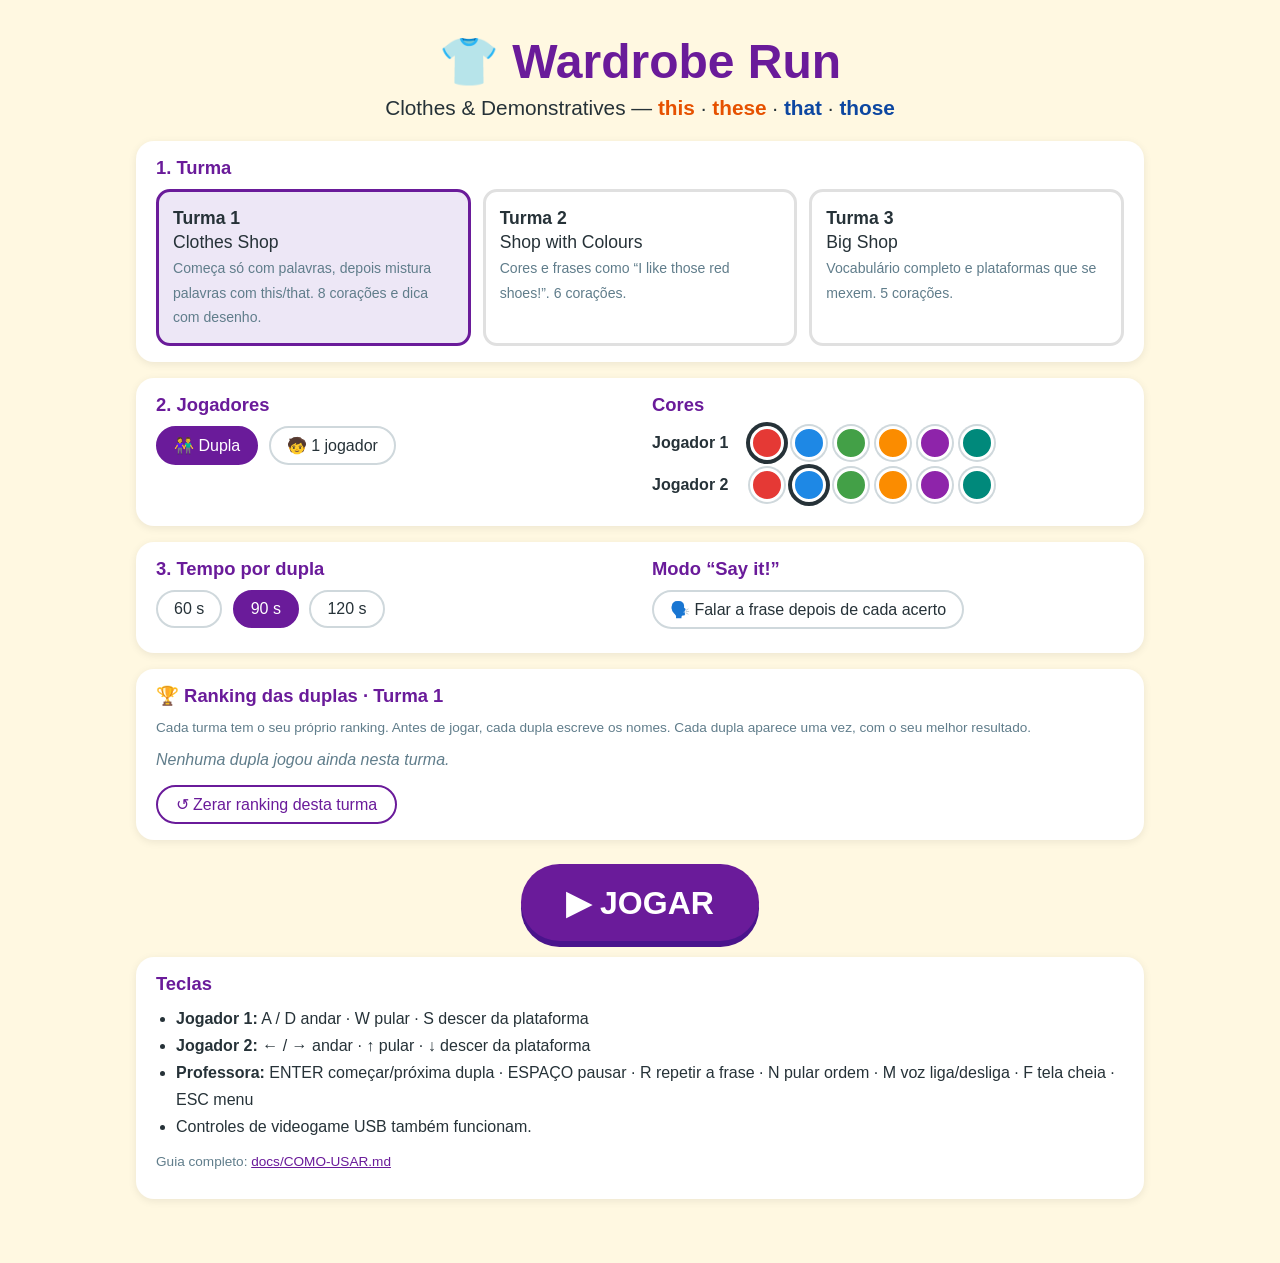
<file: index.html>
<!DOCTYPE html>
<html lang="pt-BR">
<head>
  <meta charset="utf-8">
  <meta name="viewport" content="width=device-width, initial-scale=1">
  <title>Wardrobe Run · Clothes &amp; Demonstratives</title>
  <link rel="stylesheet" href="css/style.css">
</head>
<body class="menu-page">
  <main class="menu">
    <header>
      <h1>👕 Wardrobe Run</h1>
      <p class="subtitle">Clothes &amp; Demonstratives — <b class="here">this</b> · <b class="here">these</b> ·
        <b class="there">that</b> · <b class="there">those</b></p>
    </header>

    <form id="menu-form">
      <section>
        <h2>1. Turma</h2>
        <div class="cards" id="turmas">
          <label class="choice">
            <input type="radio" name="turma" value="1" checked>
            <span><b>Turma 1</b><br>Clothes Shop<br><small>Começa só com palavras, depois mistura palavras com this/that. 8 corações e dica com desenho.</small></span>
          </label>
          <label class="choice">
            <input type="radio" name="turma" value="2">
            <span><b>Turma 2</b><br>Shop with Colours<br><small>Cores e frases como “I like those red shoes!”. 6 corações.</small></span>
          </label>
          <label class="choice">
            <input type="radio" name="turma" value="3">
            <span><b>Turma 3</b><br>Big Shop<br><small>Vocabulário completo e plataformas que se mexem. 5 corações.</small></span>
          </label>
        </div>
      </section>

      <section class="row">
        <div>
          <h2>2. Jogadores</h2>
          <label class="pill"><input type="radio" name="players" value="2" checked><span>👫 Dupla</span></label>
          <label class="pill"><input type="radio" name="players" value="1"><span>🧒 1 jogador</span></label>
        </div>
        <div>
          <h2>Cores</h2>
          <div class="swatches" data-player="1"></div>
          <div class="swatches" data-player="2"></div>
        </div>
      </section>

      <section class="row">
        <div>
          <h2>3. Tempo por dupla</h2>
          <label class="pill"><input type="radio" name="time" value="60"><span>60 s</span></label>
          <label class="pill"><input type="radio" name="time" value="90" checked><span>90 s</span></label>
          <label class="pill"><input type="radio" name="time" value="120"><span>120 s</span></label>
        </div>
        <div>
          <h2>Modo “Say it!”</h2>
          <label class="pill"><input type="checkbox" name="sayit" value="1"><span>🗣️ Falar a frase depois de cada acerto</span></label>
        </div>
      </section>

      <section>
        <h2 id="ranking-title">🏆 Ranking das duplas</h2>
        <p class="small">Cada turma tem o seu próprio ranking. Antes de jogar, cada dupla escreve os nomes.
          Cada dupla aparece uma vez, com o seu melhor resultado.</p>
        <div id="ranking"></div>
        <button type="button" class="btn-secondary" id="btn-reset">↺ Zerar ranking desta turma</button>
      </section>

      <button type="submit" class="big-btn play">▶ JOGAR</button>
    </form>

    <section class="help">
      <h2>Teclas</h2>
      <ul>
        <li><b>Jogador 1:</b> A / D andar · W pular · S descer da plataforma</li>
        <li><b>Jogador 2:</b> ← / → andar · ↑ pular · ↓ descer da plataforma</li>
        <li><b>Professora:</b> ENTER começar/próxima dupla · ESPAÇO pausar · R repetir a frase · N pular ordem ·
          M voz liga/desliga · F tela cheia · ESC menu</li>
        <li>Controles de videogame USB também funcionam.</li>
      </ul>
      <p class="small">Guia completo: <a href="docs/COMO-USAR.md">docs/COMO-USAR.md</a></p>
    </section>
  </main>

  <script src="js/ranking.js"></script>
  <script src="js/menu.js"></script>
</body>
</html>
</file>
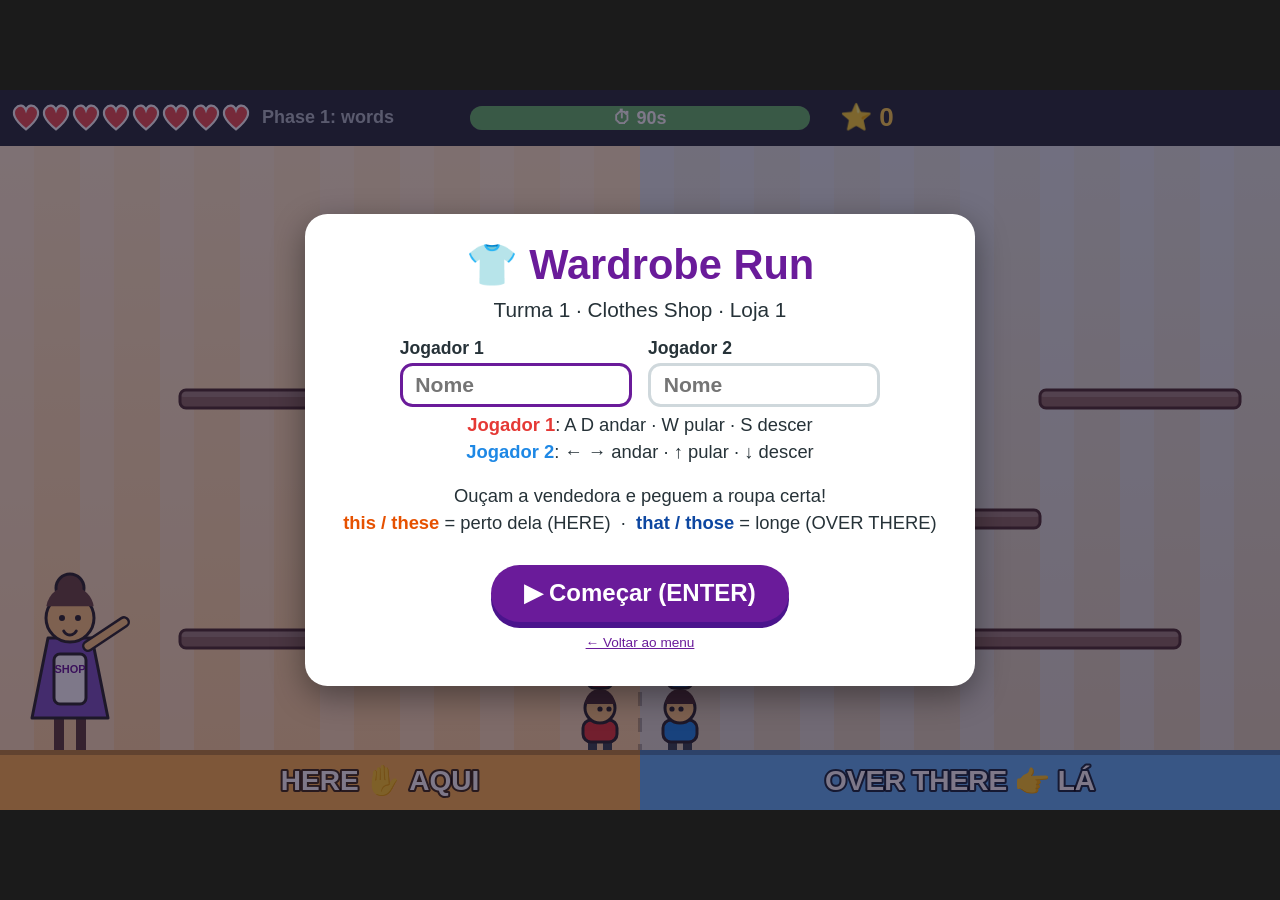
<file: game.html>
<!DOCTYPE html>
<html lang="pt-BR">
<head>
  <meta charset="utf-8">
  <meta name="viewport" content="width=device-width, initial-scale=1">
  <title>Wardrobe Run</title>
  <link rel="stylesheet" href="css/style.css">
</head>
<body class="game-page">
  <div id="stage">
    <canvas id="game" width="1280" height="720"></canvas>

    <div id="overlay-ready" class="overlay">
      <div class="card">
        <h1>👕 Wardrobe Run</h1>
        <p class="subtitle" id="ready-subtitle"></p>
        <form id="names-form" class="names" autocomplete="off">
          <label id="name1-wrap"><span id="name1-label">Jogador 1</span>
            <input id="name1" maxlength="16" placeholder="Nome" spellcheck="false"></label>
          <label id="name2-wrap"><span id="name2-label">Jogador 2</span>
            <input id="name2" maxlength="16" placeholder="Nome" spellcheck="false"></label>
        </form>
        <p id="names-error" class="error hidden"></p>
        <div class="controls-help" id="ready-controls"></div>
        <p class="hint">Ouçam a vendedora e peguem a roupa certa!<br>
          <b class="here">this / these</b> = perto dela (HERE) &nbsp;·&nbsp;
          <b class="there">that / those</b> = longe (OVER THERE)</p>
        <button class="big-btn" id="btn-start">▶ Começar (ENTER)</button>
        <p class="small"><a href="index.html">← Voltar ao menu</a></p>
      </div>
    </div>

    <div id="overlay-pause" class="overlay hidden">
      <div class="card">
        <h1>⏸ Pausado</h1>
        <p>Aperte <b>ESPAÇO</b> para continuar.</p>
        <p class="small">M = voz liga/desliga · R = repetir a frase · N = pular ordem · F = tela cheia · ESC = menu</p>
      </div>
    </div>

    <div id="overlay-end" class="overlay hidden">
      <div class="card">
        <h1 id="end-title">Time's up!</h1>
        <div class="stars" id="end-stars"></div>
        <p class="score-line" id="end-score"></p>
        <p class="rank-line" id="end-rank"></p>
        <div class="end-columns">
          <div class="practiced">
            <p class="small">Frases praticadas:</p>
            <ul id="end-list"></ul>
          </div>
          <div class="end-ranking">
            <p class="small" id="end-ranking-title"></p>
            <div id="end-ranking"></div>
          </div>
        </div>
        <div class="buttons">
          <button class="big-btn" id="btn-next">▶ Próxima dupla (ENTER)</button>
          <a class="btn-secondary" href="index.html">Menu (ESC)</a>
        </div>
      </div>
    </div>
  </div>

  <script src="js/vocabulary.js"></script>
  <script src="js/clothes-art.js"></script>
  <script src="js/sentences.js"></script>
  <script src="js/audio.js"></script>
  <script src="js/levels.js"></script>
  <script src="js/engine.js"></script>
  <script src="js/round.js"></script>
  <script src="js/ranking.js"></script>
  <script src="js/draw.js"></script>
  <script src="js/main.js"></script>
</body>
</html>
</file>
<file: css/style.css>
:root {
  --purple: #6a1b9a;
  --purple-light: #ede7f6;
  --here: #e65100;
  --there: #0d47a1;
  --ink: #263238;
  --muted: #607d8b;
  --bg: #fff8e1;
  --card: #ffffff;
  font-family: "Trebuchet MS", "Segoe UI", Arial, sans-serif;
  color: var(--ink);
}

* { box-sizing: border-box; }
body { margin: 0; background: var(--bg); }
a { color: var(--purple); }
.here { color: var(--here); }
.there { color: var(--there); }
.small { font-size: 0.85em; color: var(--muted); }
.hidden { display: none !important; }

.big-btn {
  font: inherit;
  font-weight: bold;
  font-size: 1.4em;
  padding: 0.6em 1.4em;
  border: none;
  border-radius: 999px;
  background: var(--purple);
  color: #fff;
  cursor: pointer;
  box-shadow: 0 6px 0 #4a148c;
}
.big-btn:hover { filter: brightness(1.1); }
.big-btn:active { transform: translateY(4px); box-shadow: 0 2px 0 #4a148c; }

.btn-secondary {
  font: inherit;
  display: inline-block;
  padding: 0.5em 1.1em;
  border-radius: 999px;
  border: 2px solid var(--purple);
  background: #fff;
  color: var(--purple);
  text-decoration: none;
  cursor: pointer;
}

/* ---------- Menu ---------- */
.menu { max-width: 1040px; margin: 0 auto; padding: 24px 16px 48px; }
.menu header { text-align: center; }
.menu h1 { font-size: 3em; margin: 0.2em 0 0; color: var(--purple); }
.menu .subtitle { font-size: 1.3em; margin-top: 0.3em; }
.menu section { background: var(--card); border-radius: 18px; padding: 16px 20px; margin: 16px 0; box-shadow: 0 2px 8px rgba(0,0,0,0.08); }
.menu section.row { display: flex; flex-wrap: wrap; gap: 24px; }
.menu section.row > div { flex: 1 1 300px; }
.menu h2 { font-size: 1.15em; margin: 0 0 10px; color: var(--purple); }

.cards { display: grid; grid-template-columns: repeat(auto-fit, minmax(240px, 1fr)); gap: 12px; }
.choice input, .pill input, .swatch input { position: absolute; opacity: 0; pointer-events: none; }
.choice span {
  display: block; height: 100%; padding: 14px; border-radius: 14px; border: 3px solid #e0e0e0;
  cursor: pointer; font-size: 1.1em; line-height: 1.4;
}
.choice small { color: var(--muted); font-size: 0.8em; }
.choice input:checked + span { border-color: var(--purple); background: var(--purple-light); }
.choice input:focus-visible + span, .pill input:focus-visible + span { outline: 3px solid #ffb300; }

.pill { display: inline-block; margin: 0 6px 8px 0; }
.pill span { display: inline-block; padding: 8px 16px; border-radius: 999px; border: 2px solid #cfd8dc; cursor: pointer; }
.pill input:checked + span { border-color: var(--purple); background: var(--purple); color: #fff; }

.swatches { display: flex; align-items: center; gap: 8px; margin-bottom: 8px; }
.swatch-label { width: 90px; font-weight: bold; }
.swatch span { display: block; width: 34px; height: 34px; border-radius: 50%; border: 3px solid #fff; box-shadow: 0 0 0 2px #cfd8dc; cursor: pointer; }
.swatch input:checked + span { box-shadow: 0 0 0 4px var(--ink); }

.play { display: block; margin: 24px auto 8px; font-size: 2em; }
.help ul { margin: 0; padding-left: 20px; line-height: 1.7; }

/* ---------- Jogo ---------- */
.game-page { background: #1b1b1b; overflow: hidden; height: 100vh; display: flex; align-items: center; justify-content: center; }
#stage { position: relative; }
#game { width: 100%; height: 100%; display: block; }

.overlay {
  position: absolute; inset: 0; display: flex; align-items: center; justify-content: center;
  background: rgba(20, 10, 40, 0.55); font-size: 1em;
}
.overlay .card {
  background: #fff; border-radius: 1.4em; padding: 1.4em 2.4em; text-align: center;
  max-width: 70%; max-height: 92%; overflow: auto; box-shadow: 0 0.6em 2em rgba(0,0,0,0.4);
}
.overlay h1 { color: var(--purple); font-size: 2.6em; margin: 0.1em 0 0.2em; }
.overlay .subtitle { font-size: 1.3em; margin: 0 0 0.8em; }
.overlay .hint { font-size: 1.15em; line-height: 1.5; }
.controls-help { display: flex; flex-direction: column; gap: 0.3em; font-size: 1.15em; margin-bottom: 0.6em; }
.overlay .big-btn { font-size: 1.5em; margin-top: 0.4em; }

.stars { font-size: 3.6em; letter-spacing: 0.1em; line-height: 1; }
.stars .on { color: #ffc107; text-shadow: 0 2px 0 #b28704; }
.stars .off { color: #e0e0e0; }
.score-line { font-size: 1.5em; font-weight: bold; margin: 0.3em 0; }
.practiced ul { list-style: none; padding: 0; margin: 0.2em 0 0.6em; font-size: 1.2em; }
.practiced li { margin: 0.15em 0; }
.practiced li .pt { display: block; font-size: 0.8em; color: #78909c; }
.buttons { display: flex; gap: 1em; justify-content: center; align-items: center; flex-wrap: wrap; }

/* ---------- Nomes e ranking ---------- */
.names { display: flex; gap: 1em; justify-content: center; flex-wrap: wrap; margin: 0.4em 0; }
.names label { display: flex; flex-direction: column; align-items: flex-start; font-weight: bold; font-size: 1.1em; gap: 0.2em; }
.names input {
  font: inherit; font-size: 1.2em; width: 11em; padding: 0.35em 0.6em;
  border: 3px solid #cfd8dc; border-radius: 0.6em; outline: none;
}
.names input:focus { border-color: var(--purple); }
.error { color: #c62828; font-weight: bold; margin: 0.2em 0; }

.rank-line { font-size: 1.3em; font-weight: bold; color: var(--purple); margin: 0.2em 0 0.6em; }
.end-columns { display: flex; gap: 1.5em; text-align: left; align-items: flex-start; margin-bottom: 0.8em; }
.end-columns > div { flex: 1 1 0; }
.end-columns .practiced ul { font-size: 1em; }

.ranking-list { list-style: none; padding: 0; margin: 0.3em 0 0.8em; }
.ranking-list li {
  display: grid; grid-template-columns: 2.4em 1fr auto; grid-template-areas: "pos names pts" "pos meta meta"; text-align: left;
  align-items: center; padding: 0.3em 0.6em; border-radius: 0.6em; margin-bottom: 0.2em; background: #f5f5f5;
}
.ranking-list li.me { background: #fff3c4; outline: 2px solid #ffb300; }
.ranking-list .pos { grid-area: pos; font-weight: bold; font-size: 1.2em; }
.ranking-list .who { grid-area: names; font-weight: bold; overflow: hidden; text-overflow: ellipsis; white-space: nowrap; }
.ranking-list .pts { grid-area: pts; font-weight: bold; color: #b28704; }
.ranking-list .meta { grid-area: meta; font-size: 0.8em; color: var(--muted); }
.ranking-empty { color: var(--muted); font-style: italic; }
</file>
